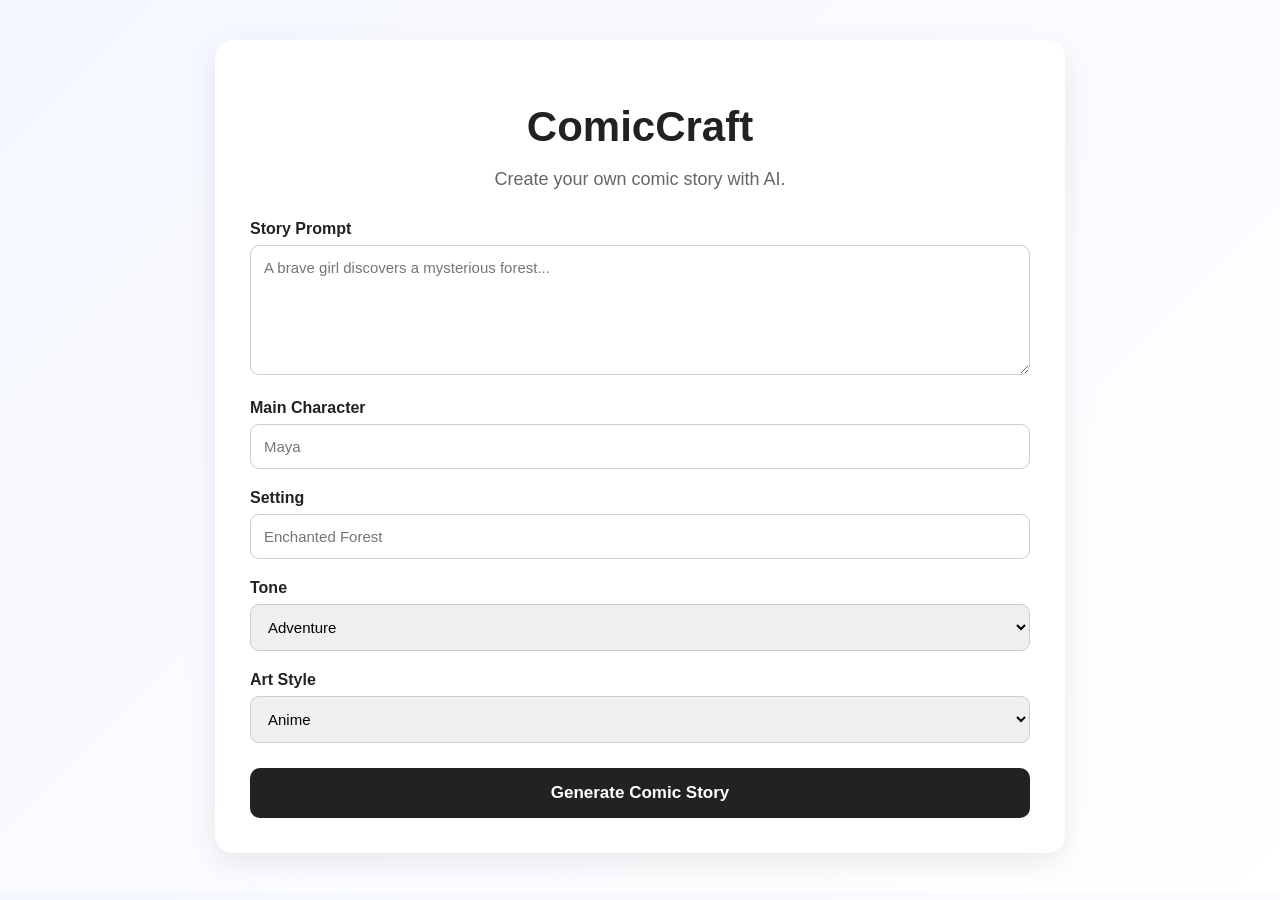
<file: templates/index.html>
<!DOCTYPE html>

<html lang="en">

<head>

    <meta charset="UTF-8">

    <meta
        name="viewport"
        content="width=device-width, initial-scale=1.0"
    >

    <title>ComicCraft</title>

    <link
        rel="stylesheet"
        href="/static/style.css"
    >

</head>


<body>

<div class="container">

    <div class="hero">

        <h1>ComicCraft</h1>

        <p>
            Create your own comic story with AI.
        </p>

    </div>


    <form
        action="/generate"
        method="post"
    >

        <label>
            Story Prompt
        </label>

        <textarea
            name="story_prompt"
            placeholder="A brave girl discovers a mysterious forest..."
            required
        ></textarea>


        <label>
            Main Character
        </label>

        <input
            type="text"
            name="character"
            placeholder="Maya"
            required
        >


        <label>
            Setting
        </label>

        <input
            type="text"
            name="setting"
            placeholder="Enchanted Forest"
            required
        >


        <label>
            Tone
        </label>

        <select name="tone">

            <option value="adventure">
                Adventure
            </option>

            <option value="funny">
                Funny
            </option>

            <option value="dramatic">
                Dramatic
            </option>

            <option value="emotional">
                Emotional
            </option>

        </select>


        <label>
            Art Style
        </label>

        <select name="art_style">

            <option value="anime">
                Anime
            </option>

            <option value="comic book">
                Comic Book
            </option>

            <option value="cartoon">
                Cartoon
            </option>

            <option value="fantasy">
                Fantasy
            </option>

        </select>


        <button type="submit">
            Generate Comic Story
        </button>

    </form>

</div>

</body>

</html>
</file>
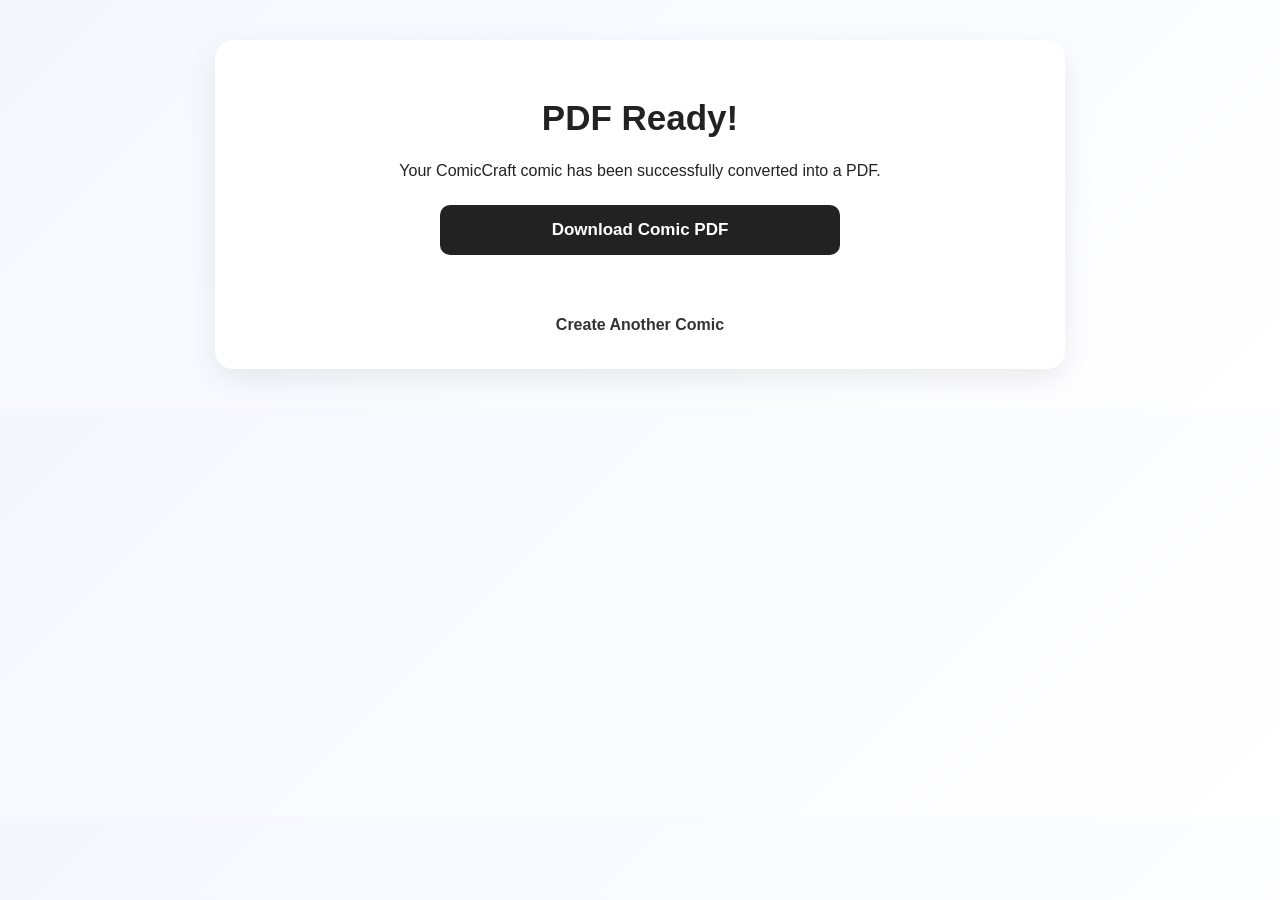
<file: templates/export_success.html>
<!DOCTYPE html>

<html lang="en">

<head>

    <meta charset="UTF-8">

    <meta
        name="viewport"
        content="width=device-width, initial-scale=1.0"
    >

    <title>
        PDF Ready - ComicCraft
    </title>

    <link
        rel="stylesheet"
        href="/static/style.css"
    >

</head>


<body>

<div class="container success-page">

    <h1>
        PDF Ready!
    </h1>


    <p>
        Your ComicCraft comic has been
        successfully converted into a PDF.
    </p>


    <a
        href="{{ pdf_file }}"
        class="download-button"
    >
        Download Comic PDF
    </a>


    <br><br>


    <a
        href="/"
        class="back-link"
    >
        Create Another Comic
    </a>

</div>

</body>

</html>
</file>
<file: static/style.css>
* {
    box-sizing: border-box;
}


body {
    margin: 0;

    font-family:
        Arial,
        Helvetica,
        sans-serif;

    background:
        linear-gradient(
            135deg,
            #f5f7ff,
            #ffffff
        );

    color: #222;
}


.container {
    width: 92%;

    max-width: 850px;

    margin: 40px auto;

    background: white;

    padding: 35px;

    border-radius: 18px;

    box-shadow:
        0 10px 30px
        rgba(0, 0, 0, 0.08);
}


.hero {
    text-align: center;

    margin-bottom: 30px;
}


.hero h1 {
    font-size: 42px;

    margin-bottom: 10px;
}


.hero p {
    font-size: 18px;

    color: #666;
}


label {
    display: block;

    margin-top: 20px;

    margin-bottom: 7px;

    font-weight: bold;
}


input,
textarea,
select {
    width: 100%;

    padding: 13px;

    border:
        1px solid #ccc;

    border-radius: 9px;

    font-size: 15px;

    font-family: inherit;
}


textarea {
    height: 130px;

    resize: vertical;
}


button,
.download-button {
    display: block;

    width: 100%;

    margin-top: 25px;

    padding: 15px;

    border: none;

    border-radius: 10px;

    background: #222;

    color: white;

    font-size: 17px;

    font-weight: bold;

    text-align: center;

    text-decoration: none;

    cursor: pointer;
}


button:hover,
.download-button:hover {
    opacity: 0.85;
}


.preview-header {
    text-align: center;

    margin-bottom: 30px;
}


.preview-header h1 {
    font-size: 32px;
}


.panel {
    margin-top: 25px;

    padding: 25px;

    border:
        2px solid #e0e0e0;

    border-radius: 15px;

    background: #fafafa;
}


.panel-number {
    font-size: 14px;

    font-weight: bold;

    text-transform: uppercase;

    color: #777;

    margin-bottom: 8px;
}


.panel h2 {
    margin-top: 0;

    font-size: 24px;
}


.comic-section {
    margin-top: 20px;
}


.comic-section h3 {
    margin-bottom: 5px;

    font-size: 15px;
}


.comic-section p {
    line-height: 1.6;

    margin-top: 5px;
}


.dialogue {
    font-style: italic;

    padding: 12px;

    background: white;

    border-radius: 8px;
}


.success-page {
    text-align: center;
}


.success-page h1 {
    font-size: 35px;
}


.success-page .download-button {
    max-width: 400px;

    margin-left: auto;

    margin-right: auto;
}


.back-link {
    display: block;

    margin-top: 25px;

    text-align: center;

    color: #333;

    text-decoration: none;

    font-weight: bold;
}


.back-link:hover {
    text-decoration: underline;
}


@media (max-width: 600px) {

    .container {
        width: 95%;

        padding: 20px;

        margin: 20px auto;
    }


    .hero h1 {
        font-size: 32px;
    }

}
</file>
